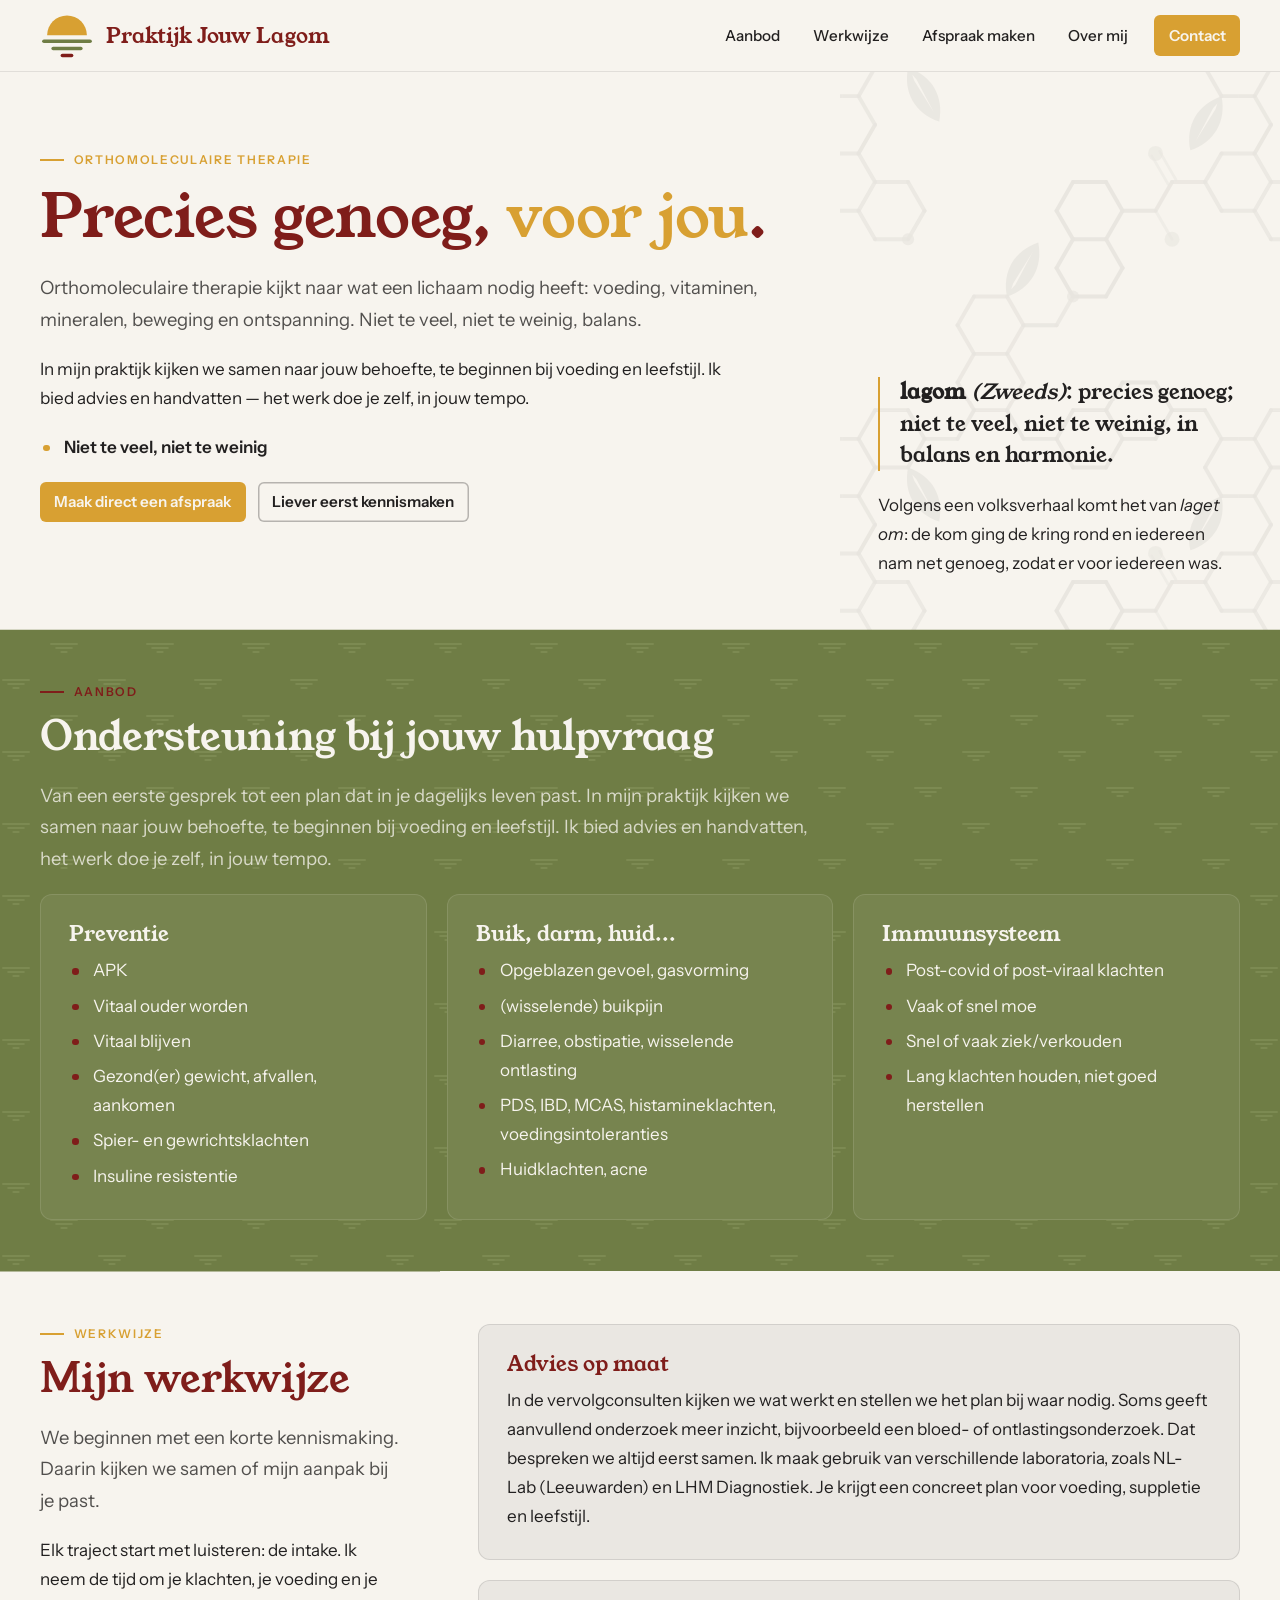
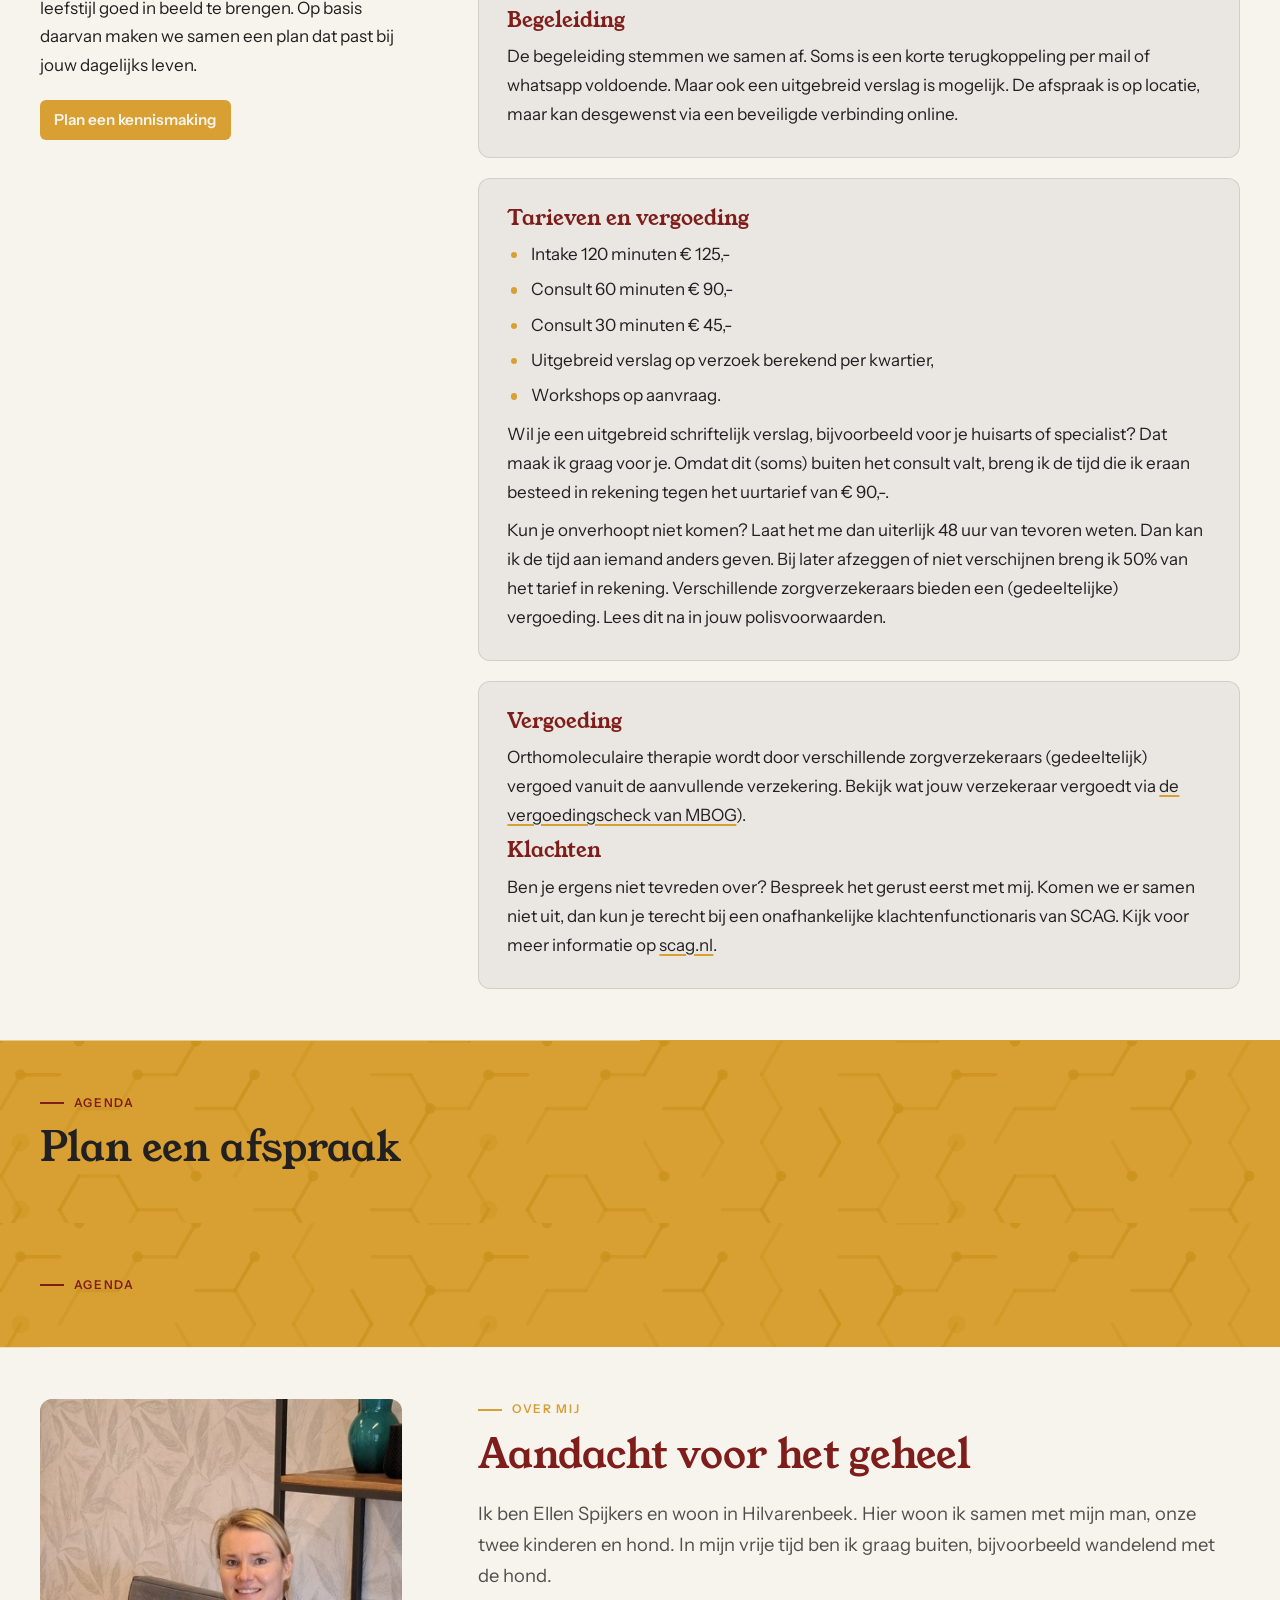
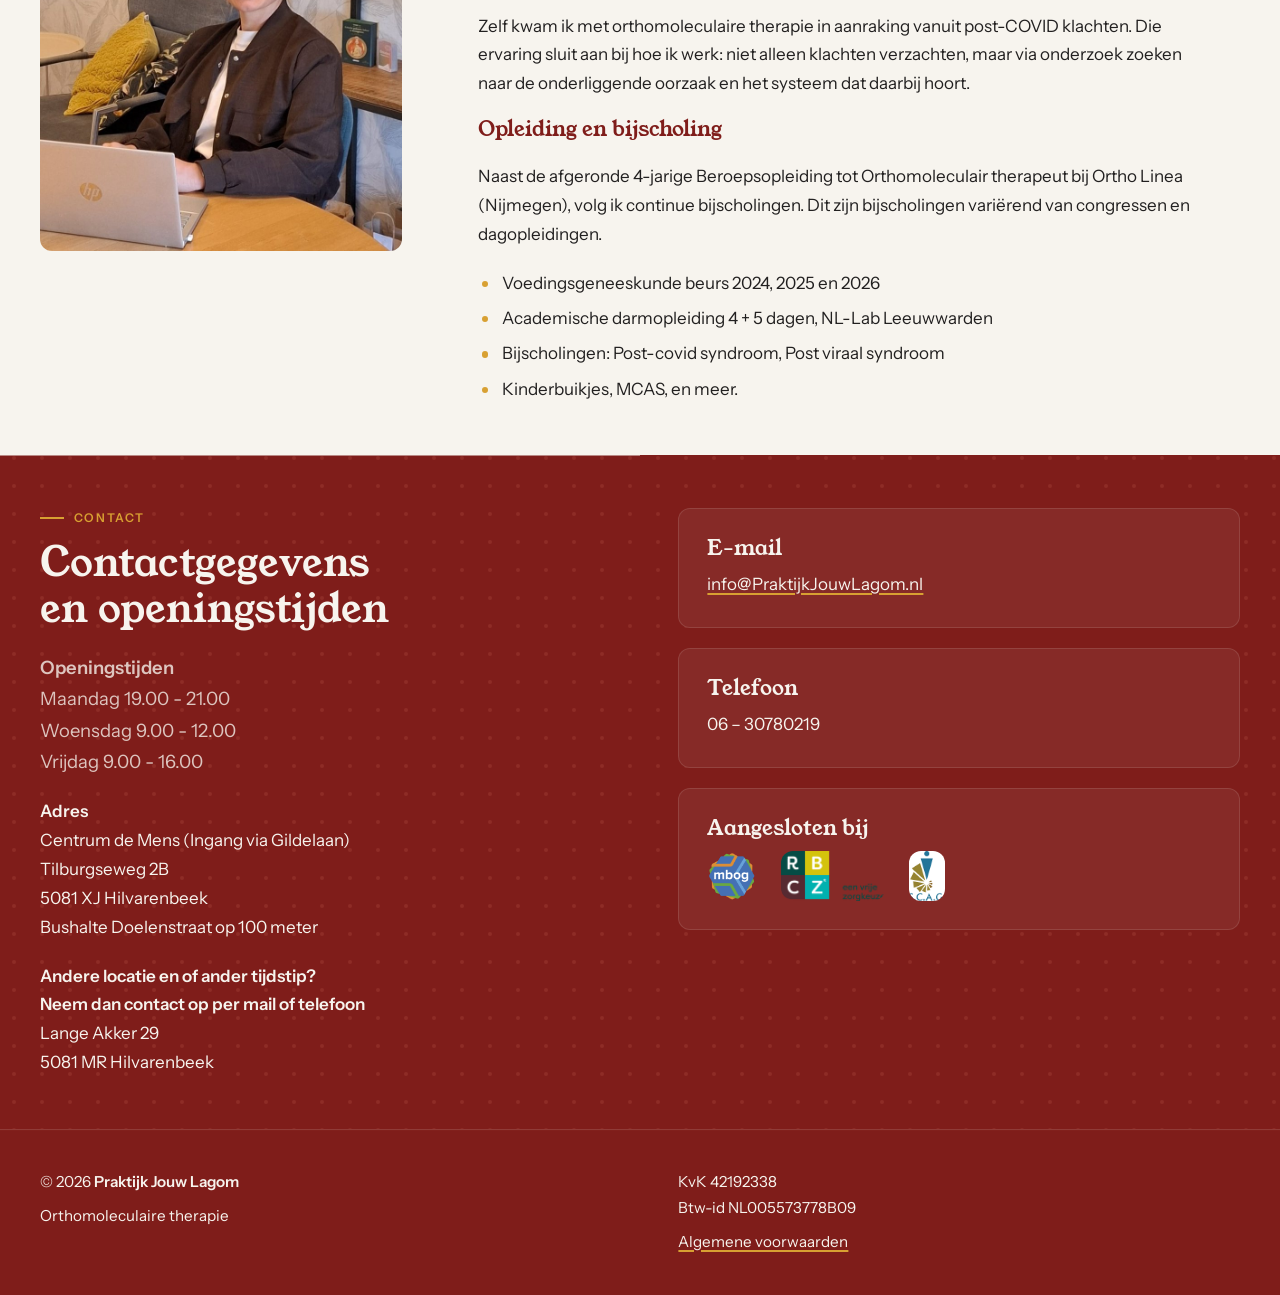
<file: index.html>
<!DOCTYPE html>
<html lang="nl">
<head>
    <meta charset="UTF-8">
    <meta name="viewport" content="width=device-width, initial-scale=1.0">
    <title></title>
    <!-- Alvast verbinding maken met Google Fonts: welke fonts het worden, staat pas in site.md -->
    <link rel="preconnect" href="https://fonts.googleapis.com">
    <link rel="preconnect" href="https://fonts.gstatic.com" crossorigin>
    <link rel="stylesheet" href="code/styles.css">
    <script src="code/script.js" data-site="site.md" data-md="index.md" defer></script>
</head>
<body></body>
</html>
</file>
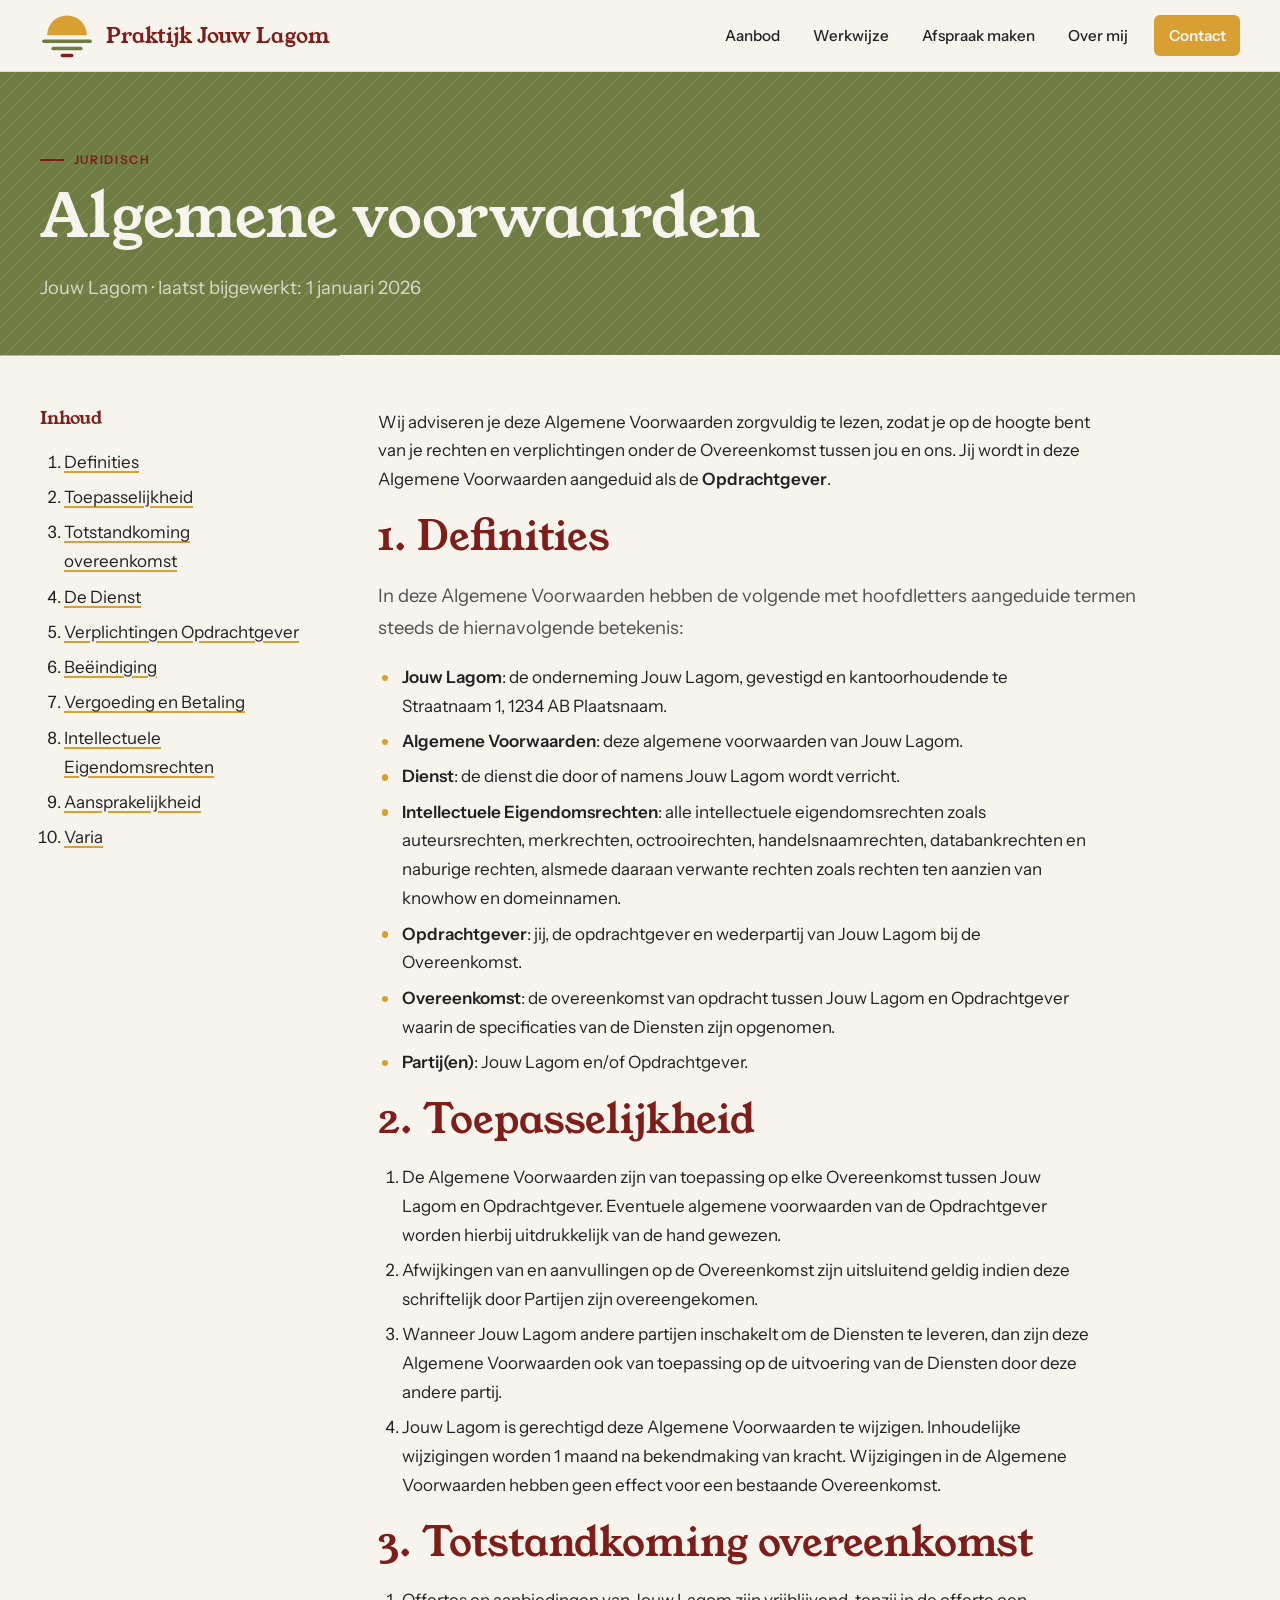
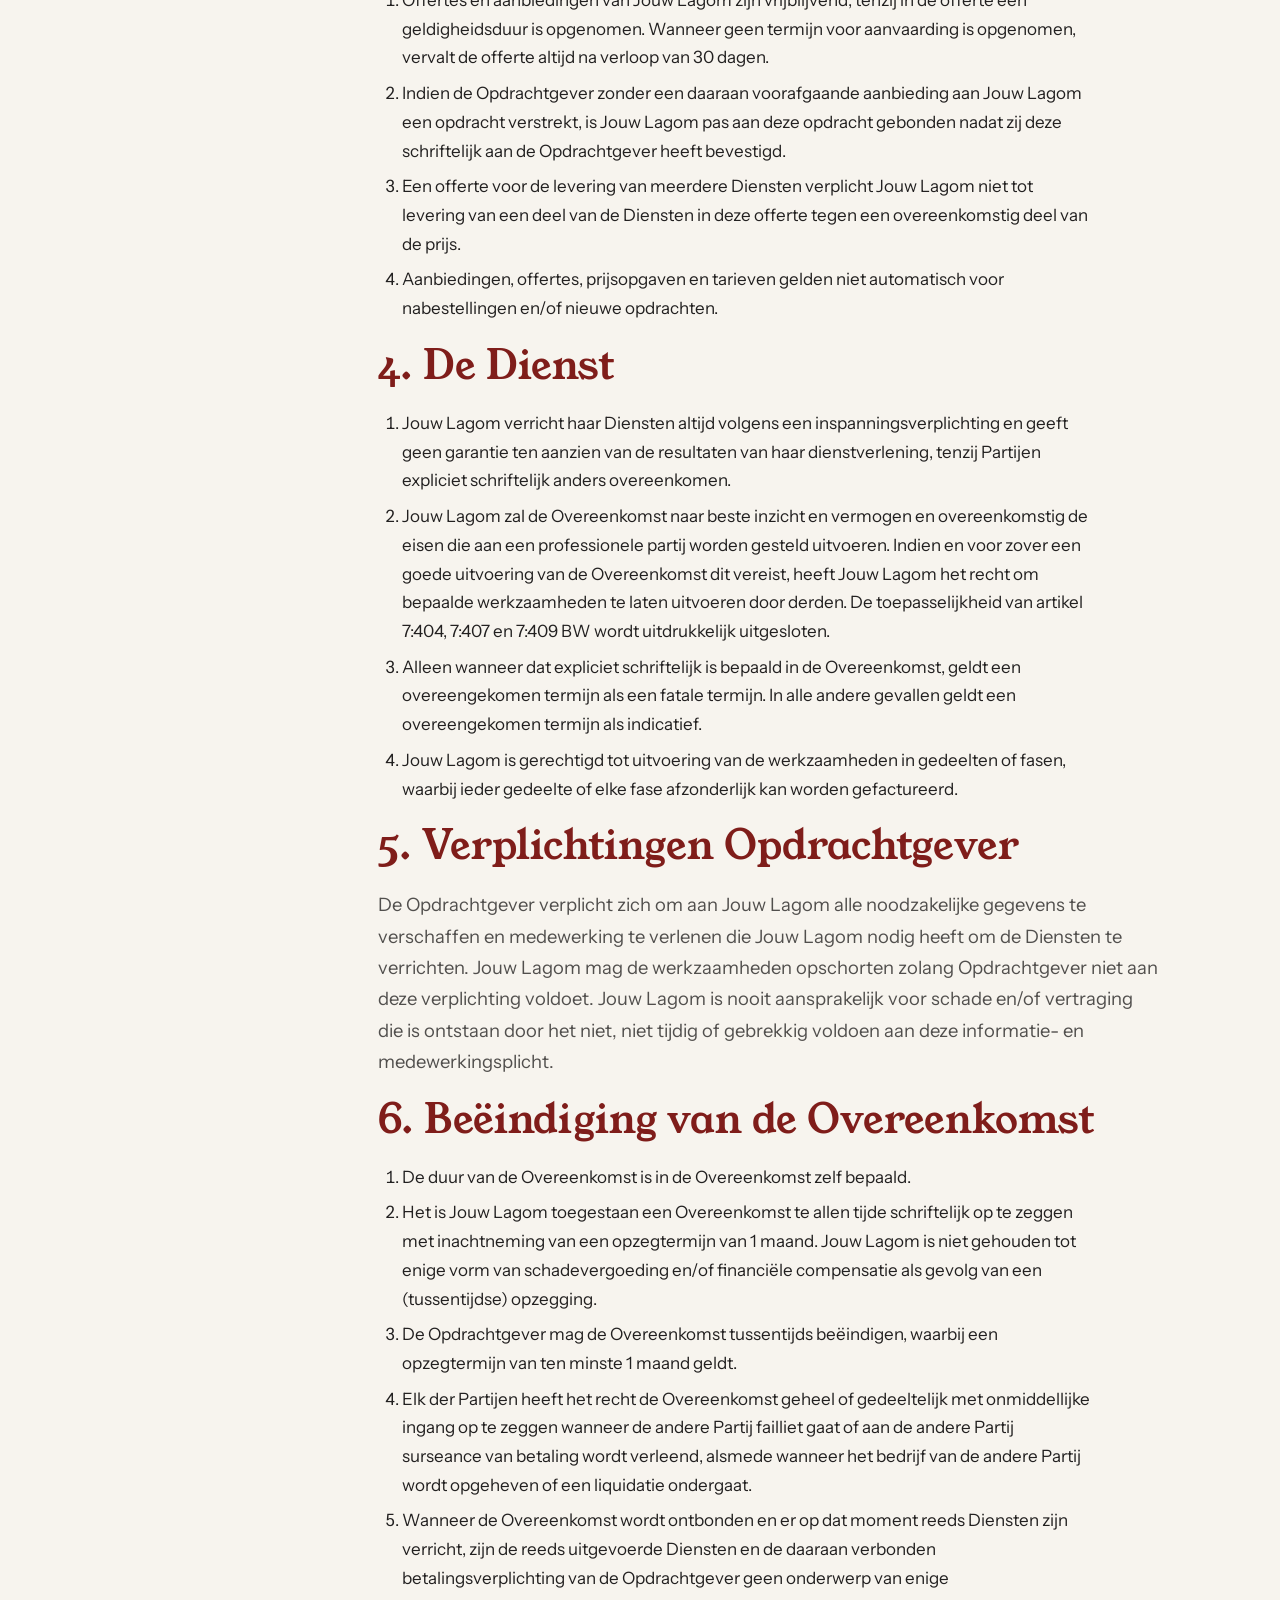
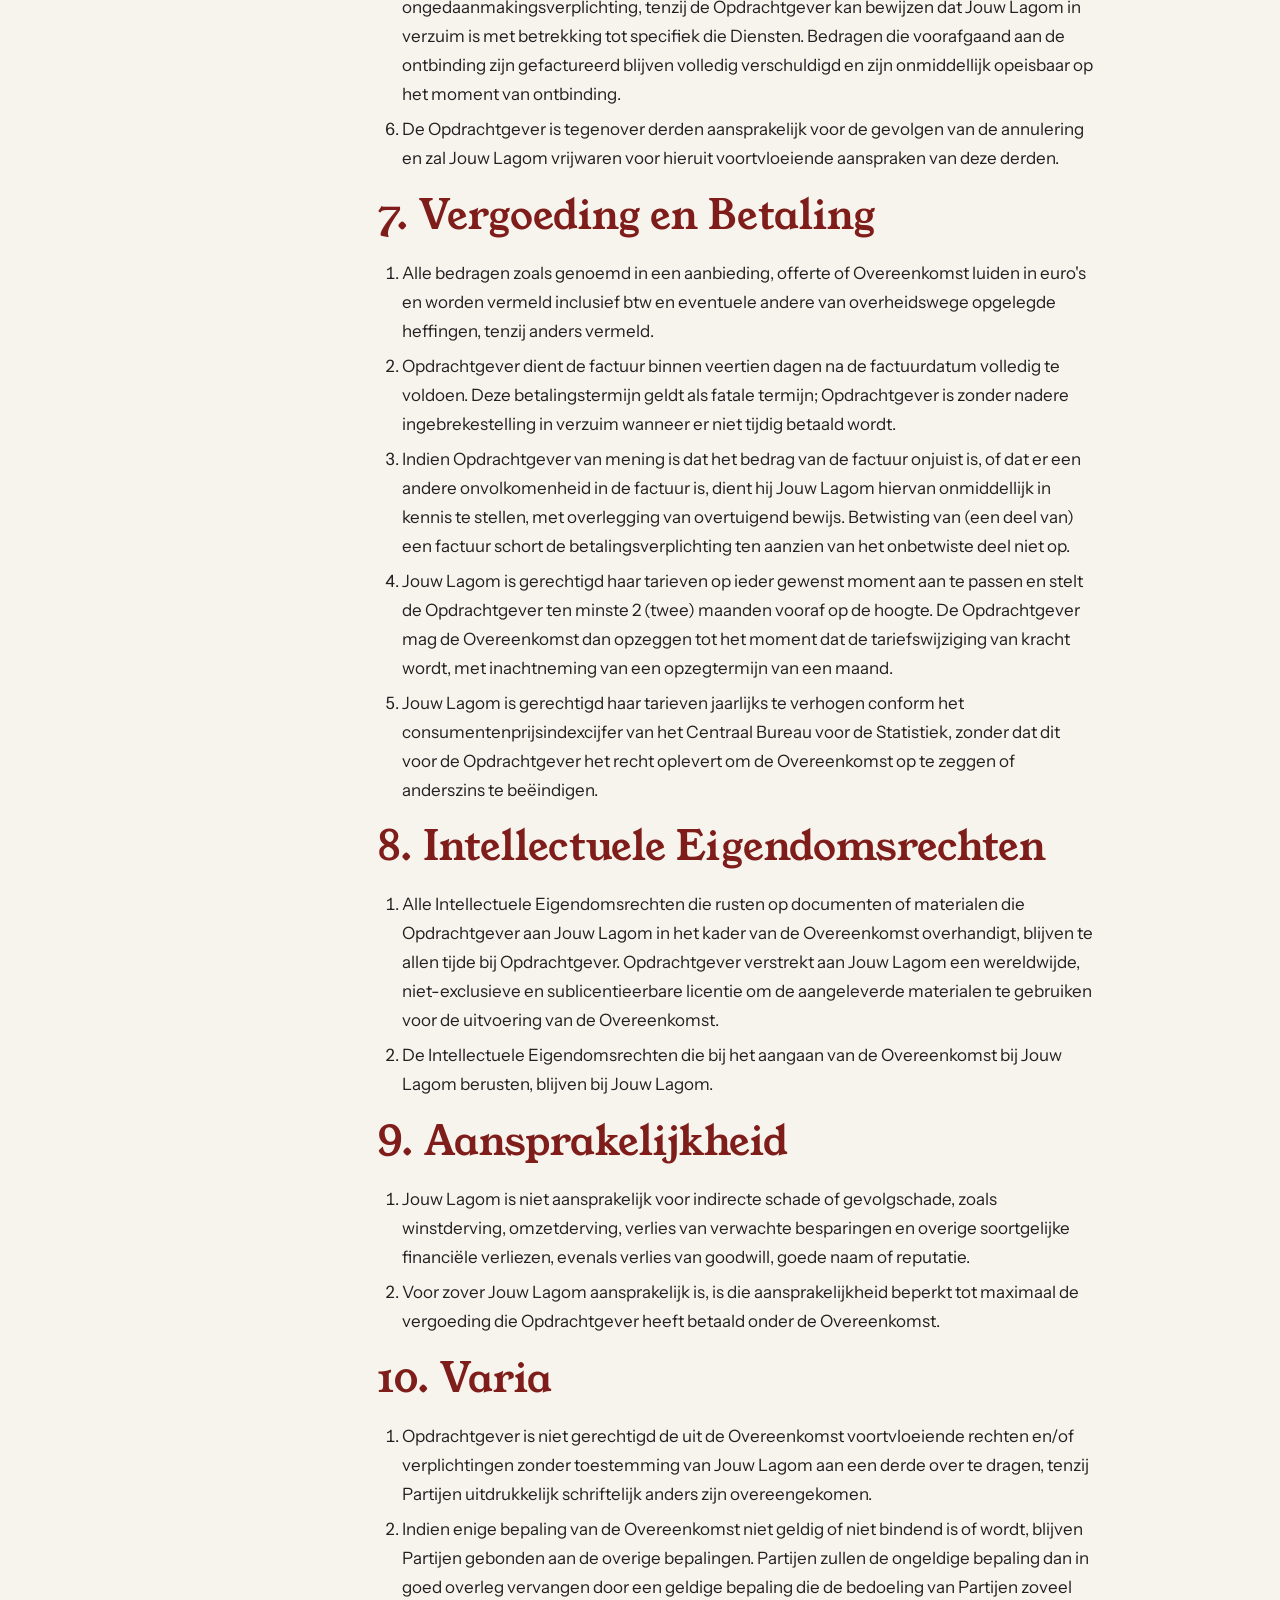
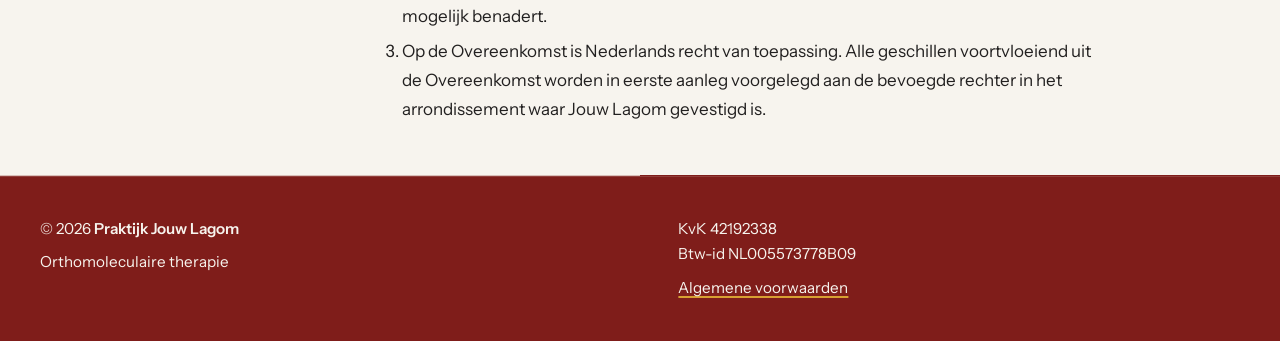
<file: voorwaarden.html>
<!DOCTYPE html>
<html lang="nl">
<head>
    <meta charset="UTF-8">
    <meta name="viewport" content="width=device-width, initial-scale=1.0">
    <title></title>
    <!-- Alvast verbinding maken met Google Fonts: welke fonts het worden, staat pas in site.md -->
    <link rel="preconnect" href="https://fonts.googleapis.com">
    <link rel="preconnect" href="https://fonts.gstatic.com" crossorigin>
    <link rel="stylesheet" href="code/styles.css">
    <script src="code/script.js" data-site="site.md" data-md="voorwaarden.md" defer></script>
</head>
<body></body>
</html>
</file>
<file: code/styles.css>
/* ─── Instellingen ──────────────────────────────────────────
   Kleuren, thema's en fonts komen uit site.md. script.js zet ze als CSS-variabelen:
     --kleur-groen, …                                 het palet uit [kleuren]
     --achtergrond, --tekst, --koppen, --accent, --knoptekst
                                                      de rollen uit het thema van de pagina,
                                                      per sectie of footer overschreven
     --font-koppen, --font-tekst
   Ontbreekt er één, dan meldt de pagina dat. */
:root {
    --breedte: 1200px;                          /* maximale breedte van de inhoud */
    --marge: 1.25rem;                           /* minimale ruimte tot de schermrand */
    --tussenruimte: clamp(1.5rem, 3vw, 2.5rem); /* ruimte tussen twee secties naast elkaar (per kant) */
    --ruimte: clamp(2rem, 4.5vw, 3.25rem);      /* ruimte boven en onder een sectie */
    --menu-h: 72px;
    --rond: 12px;

    /* Animatie bij het laden en scrollen */
    --fade: .5s;                           /* invagen van de hele pagina */
    --reveal-duration: .5s;                 /* duur van de fade-in per blok */
    --reveal-distance: 32px;                /* afstand die een blok omhoog schuift */
    --reveal-stagger: .1s;                 /* tijd tussen het begin van twee blokken in een rij */
    --reveal-ease: cubic-bezier(.16, 1, .3, 1); /* snel op gang, rustig tot stilstand */
    --font-wait: 1000;                      /* max. ms wachten op fonts (gelezen door script.js) */
}

/* ─── Basis ─────────────────────────────────────────────── */
*, *::before, *::after { box-sizing: border-box; margin: 0; }
html { scroll-behavior: smooth; scroll-padding-top: calc(var(--menu-h) + 1rem); }
body {
    font: 400 1.0625rem/1.7 var(--font-tekst), system-ui, sans-serif;
    color: var(--tekst);
    background: var(--achtergrond);
    -webkit-font-smoothing: antialiased;
    transition: opacity var(--fade) var(--reveal-ease);
}
/* Onzichtbaar tot het script klaar is (klasse .ready); als vangnet toch zichtbaar na 2s */
html:not(.ready) body { opacity: 0; animation: toon 0s 2s forwards; }
@keyframes toon { to { opacity: 1; } }

img { display: block; max-width: 100%; height: auto; border-radius: var(--rond); }
h1, h2, h3, h4 {
    font-family: var(--font-koppen), Georgia, serif;
    font-weight: 400;
    line-height: 1.15;
    color: var(--koppen);
    text-wrap: balance;
}
h1 { font-size: clamp(2.4rem, 5vw, 3.8rem); }
h2 { font-size: clamp(1.8rem, 3.5vw, 2.5rem); }
h3 { font-size: 1.3rem; }
h4 { font-size: 1.1rem; }
strong { font-weight: 600; }
mark { background: none; color: var(--accent); }
a { color: inherit; text-decoration-color: var(--accent); text-decoration-thickness: 2px; text-underline-offset: .2em; }

/* ─── Rijen en secties ──────────────────────────────────── */
main, .footer { overflow-x: clip; }   /* achtergronden lopen door tot de rand; niet verder */
.breedte, .rij { width: min(var(--breedte), 100% - 2 * var(--marge)); margin-inline: auto; }
.rij { display: grid; grid-template-columns: minmax(0, 1fr); position: relative; }   /* ankerpunt voor patronen, zie .patroon::before */
/* minmax(0, ...): een kolom mag smaller worden dan zijn inhoud. Met alleen 1fr groeit de kolom
   mee met het breedste stuk inhoud (zoals het agendaformulier) en steekt hij buiten de rij. */
.rij.twee { grid-template-columns: calc(var(--deel, .5) * 100%) minmax(0, 1fr); }

.sectie {
    isolation: isolate;
    padding-block: var(--ruimte);
    background: var(--achtergrond);
    color: var(--tekst);
    /* De achtergrond loopt door tot de schermrand: een schaduw van 100vmax breed in de
       sectiekleur, die clip-path boven en onder afknipt (en bij twee secties aan de binnenkant).
       Onder (en bij twee secties rechts) blijft 1px extra staan, zodat er tussen twee secties
       geen naadje door afronding ontstaat; de volgende sectie ligt daaroverheen. */
    box-shadow: 0 0 0 100vmax var(--achtergrond);
    clip-path: inset(0 -100vmax -1px);
    /* uitlijning= zet de tekst boven, in het midden of onder in de sectie */
    display: flex;
    flex-direction: column;
    justify-content: var(--uitlijning, start);
}
.twee > .sectie:first-child { padding-right: var(--tussenruimte); clip-path: inset(0 -1px -1px -100vmax); }
.twee > .sectie:last-child { padding-left: var(--tussenruimte); clip-path: inset(0 -100vmax -1px 0); }
main > .rij:first-child .sectie { padding-top: calc(var(--menu-h) + var(--ruimte) * 1.5); }

/* Patroon: het bestand dient als sjabloon (mask), de kleur komt uit --patroonkleur.
   Zonder patroonkleur= wordt de kleur afgeleid van de achtergrond: zelfde tint, iets donkerder
   op licht en iets lichter op donker. clamp(...) is −1 bij lichtheid boven 0.62 en +1 eronder;
   --patroonsterkte (sterkte=) vergroot of verkleint de stap.
   Voor schaal= wordt de laag kleiner gemaakt en daarna weer uitvergroot.
   De laag is geplaatst ten opzichte van de rij (niet de sectie), zodat hetzelfde patroon in
   twee secties naast of onder elkaar naadloos doorloopt; clip-path van de sectie knipt hem af.
   mask-position legt de eerste tegel op de linkerrand van de rij. Zonder dat begint het
   patroon bij left: -100vmax, en dan springt het mee met de schermhoogte (op een telefoon
   verandert die tijdens het scrollen, als de adresbalk in- of uitklapt). */
.patroon::before {
    content: '';
    position: absolute;
    z-index: -1;
    top: 0;
    left: -100vmax;
    width: calc((100% + 200vmax) / var(--schaal, 1));
    height: calc(100% / var(--schaal, 1));
    transform: scale(var(--schaal, 1));
    transform-origin: 0 0;
    background: var(--patroonkleur, oklch(from var(--achtergrond)
        calc(l + clamp(-1, (0.62 - l) * 1000, 1) * 0.045 * var(--patroonsterkte, 1)) c h));
    mask: var(--patroon);
    mask-position: calc(100vmax / var(--schaal, 1)) 0;
}

/* De kortste van twee secties blijft staan tijdens het scrollen (script.js zet .plakt) */
.plakt { position: sticky; top: calc(var(--menu-h) + 2rem); }

/* ─── Inhoud van een sectie ─────────────────────────────── */
.inhoud > * + * { margin-top: 1.25rem; }
.inhoud > .label + * { margin-top: .75rem; }
.inhoud > :is(p, ul, ol, blockquote) { max-width: 65ch; }
:is(h1, h2) + p { font-size: 1.15rem; color: color-mix(in srgb, var(--tekst) 78%, var(--achtergrond)); }

.inhoud ul { padding: 0; list-style: none; }
.inhoud ul li { position: relative; padding-left: 1.5rem; }
.inhoud ul li::before { content: ''; position: absolute; left: .2rem; top: .7em; width: .4rem; height: .4rem; border-radius: 50%; background: var(--accent); }
.inhoud ol { padding-left: 1.5rem; }
.inhoud li + li { margin-top: .4rem; }

blockquote { padding-left: 1.25rem; border-left: 2px solid var(--accent); font: 1.3rem/1.5 var(--font-koppen), Georgia, serif; }

.label {
    display: flex;
    align-items: center;
    gap: .6rem;
    font-size: .75rem;
    font-weight: 600;
    letter-spacing: .14em;
    text-transform: uppercase;
    color: var(--accent);
}
.label::before { content: ''; width: 1.5rem; height: 2px; background: currentColor; }

/* Vorm van alle knoppen, en van de menu-items (die de vorm alleen bij hover laten zien) */
a.knop, .menubalk nav a { padding: .45rem .9rem; border-radius: 6px; font-size: .95rem; text-decoration: none; }

/* Knoppen ([tekst](adres){.knop}). Knoppen op opeenvolgende regels staan samen in .knoppen:
   de eerste in accentkleur, de volgende rustiger. */
.knoppen { display: flex; flex-wrap: wrap; gap: .75rem; }
a.knop { display: inline-block; background: var(--accent); color: var(--knoptekst); font-weight: 600; transition: filter .2s, background .2s; }
/* Hover alleen met een muis: op een touchscreen blijft hover na een tik hangen */
@media (hover: hover) { .knop:hover { filter: brightness(.92); } }
/* De rand van een rustige knop is een schaduw aan de binnenkant, zodat de maat gelijk blijft */
.knoppen .knop + .knop { background: transparent; color: var(--tekst); box-shadow: inset 0 0 0 1.5px color-mix(in srgb, var(--tekst) 30%, transparent); }
@media (hover: hover) { .knoppen .knop + .knop:hover { background: color-mix(in srgb, var(--tekst) 8%, transparent); } }

.kaarten { display: grid; gap: 1.25rem; grid-template-columns: repeat(auto-fit, minmax(min(240px, 100%), 1fr)); }
.kaart {
    padding: 1.75rem;
    border: 1px solid color-mix(in srgb, var(--tekst) 12%, transparent);
    border-radius: var(--rond);
    /* Een tint richting de tekstkleur: op licht iets donkerder, op donker iets lichter */
    background: color-mix(in srgb, var(--achtergrond), var(--tekst) 6%);
}
.kaart > * + * { margin-top: .6rem; }

.tijdlijn { padding: 0; list-style: none; }
.tijdlijn > li { position: relative; padding: 0 0 2.5rem 2rem; }
.tijdlijn > li:last-child { padding-bottom: 0; }
.tijdlijn > li::before {
    content: '';
    position: absolute;
    left: -7px;
    top: .35rem;
    width: 12px;
    height: 12px;
    border: 2px solid var(--accent);
    border-radius: 50%;
    background: var(--achtergrond);
}
/* Lijn van de onderkant van een stip tot de bovenkant van de volgende */
.tijdlijn > li:not(:last-child)::after {
    content: '';
    position: absolute;
    left: -2px;
    top: calc(.35rem + 12px);
    bottom: -.35rem;
    width: 2px;
    background: color-mix(in srgb, var(--tekst) 15%, transparent);
}
.tijdlijn > li > * + * { margin-top: .4rem; }
.periode { font-size: .75rem; font-weight: 600; letter-spacing: .14em; text-transform: uppercase; color: var(--accent); }

/* ─── Menubalk ──────────────────────────────────────────── */
.menubalk {
    position: fixed;
    inset: 0 0 auto;
    z-index: 100;
    height: var(--menu-h);
    background: var(--achtergrond);
    border-bottom: 1px solid color-mix(in srgb, var(--tekst) 10%, transparent);
}
.menubalk .breedte { display: flex; align-items: center; justify-content: space-between; height: 100%; }
.merk { display: flex; align-items: center; gap: .75rem; font: 1.3rem var(--font-koppen), Georgia, serif; color: var(--koppen); text-decoration: none; }
.merk img { height: 44px; width: auto; border-radius: 0; }
.menubalk ul { display: flex; gap: .25rem; padding: 0; list-style: none; }
.menubalk nav a { display: block; font-weight: 500; }
@media (hover: hover) { .menubalk nav a:not(.knop):hover { background: color-mix(in srgb, var(--accent) 20%, transparent); } }
.menubalk nav a.knop { margin-left: .5rem; font-weight: 600; }
.menuknop { display: none; padding: .5rem; border: 0; background: none; cursor: pointer; }
.menuknop span { display: block; width: 22px; height: 2px; margin: 5px 0; background: var(--tekst); transition: .3s; }
.open .menuknop span:nth-child(1) { transform: translateY(7px) rotate(45deg); }
.open .menuknop span:nth-child(2) { opacity: 0; }
.open .menuknop span:nth-child(3) { transform: translateY(-7px) rotate(-45deg); }

/* ─── Footer ────────────────────────────────────────────── */
.footer { font-size: .95rem; }
.footer .sectie { padding-block: 2.5rem; }
.footer .inhoud > * + * { margin-top: .5rem; }
/* Dunne scheiding boven de footer, ook als de sectie erboven dezelfde kleur heeft.
   Net als de achtergrond loopt de lijn door tot de schermrand. */
.footer > .rij:first-child .sectie::after {
    content: '';
    position: absolute;
    inset: 0 -100vmax auto;
    height: 1px;
    background: color-mix(in srgb, var(--tekst) 15%, transparent);
}

/* ─── Agenda (MijnDiAd) ─────────────────────────────────── */
/* De agenda uit het [html]-blok komt van mijndiad.nl, met een eigen stylesheet.
   Die wordt vóór deze geladen, dus deze regels winnen. Klassenamen zijn van MijnDiAd. */
.md-scheduler {
    --md-color-primary: var(--accent);
    --md-color-primary_text: var(--knoptekst);
    --md-color-accent: var(--accent);
    --md-color-accent_text: var(--knoptekst);
}
.md-scheduler__box { box-shadow: none; }   /* plat, net als de rest van de pagina */
/* Invoervelden minstens 16px: kleiner, en iOS zoomt in zodra je een veld aantikt.
   Dan lijkt het formulier breder dan het scherm. */
.md-scheduler input,
.md-scheduler textarea,
.md-scheduler select { font-size: 16px; }
/* Versturen-knop in de vorm van een .knop */
.md-scheduler__personal-form button {
    padding: .45rem .9rem;
    border-radius: 6px;
    font: 600 .95rem var(--font-tekst), system-ui, sans-serif;
}

/* Foutmelding uit script.js (toonFout): boven alles, ook boven de menubalk.
   Vaste kleuren, zodat de melding ook leesbaar is als de kleuren in site.md niet kloppen. */
.fout { position: relative; z-index: 1000; padding: .75rem var(--marge); background: #b00020; color: #fff; font: 600 1rem/1.4 system-ui, sans-serif; }

/* ─── Animatie ──────────────────────────────────────────── */
.js .reveal {
    opacity: 0;
    transform: translateY(var(--reveal-distance));
    transition: opacity var(--reveal-duration) var(--reveal-ease), transform var(--reveal-duration) var(--reveal-ease);
    transition-delay: calc(var(--volgorde, 0) * var(--reveal-stagger)); /* --volgorde: zie activeerInvagen in script.js */
}
.js .reveal.visible { opacity: 1; transform: none; }

@media (prefers-reduced-motion: reduce) {
    html { scroll-behavior: auto; }
    body *, *::before { animation: none !important; transition: none !important; }
    .js .reveal { opacity: 1; transform: none; }
}

/* ─── Printen: hetzelfde als op het scherm ───────────────── */
@media print {
    /* Browsers laten achtergrondkleuren standaard weg; lichte tekst wordt dan onleesbaar */
    * { print-color-adjust: exact; }
    /* Blokken die nog niet in beeld zijn geweest, zijn nog niet ingevaagd */
    .js .reveal { opacity: 1; transform: none; transition: none; }
    /* fixed herhaalt de menubalk op elke pagina, over de tekst heen; nu staat hij alleen bovenaan */
    .menubalk { position: absolute; }
}

/* ─── Mobiel: secties onder elkaar, menu achter een knop ── */
@media (max-width: 800px) {
    .rij.twee { grid-template-columns: minmax(0, 1fr); }
    .twee > .sectie:is(:first-child, :last-child) { padding-inline: 0; clip-path: inset(0 -100vmax -1px); }
    main > .rij:first-child .sectie + .sectie { padding-top: var(--ruimte); }
    .footer > .rij:first-child .sectie + .sectie::after { content: none; }
    .plakt { position: static; }
    .menuknop { display: block; }
    .menubalk nav { display: none; position: absolute; top: var(--menu-h); inset-inline: 0; padding: 1rem var(--marge); background: var(--achtergrond); border-bottom: 1px solid color-mix(in srgb, var(--tekst) 10%, transparent); }
    .menubalk.open nav { display: block; }
    .menubalk ul { flex-direction: column; }
    .menubalk nav a.knop { display: inline-block; margin: .5rem 0 0; }
}
</file>
